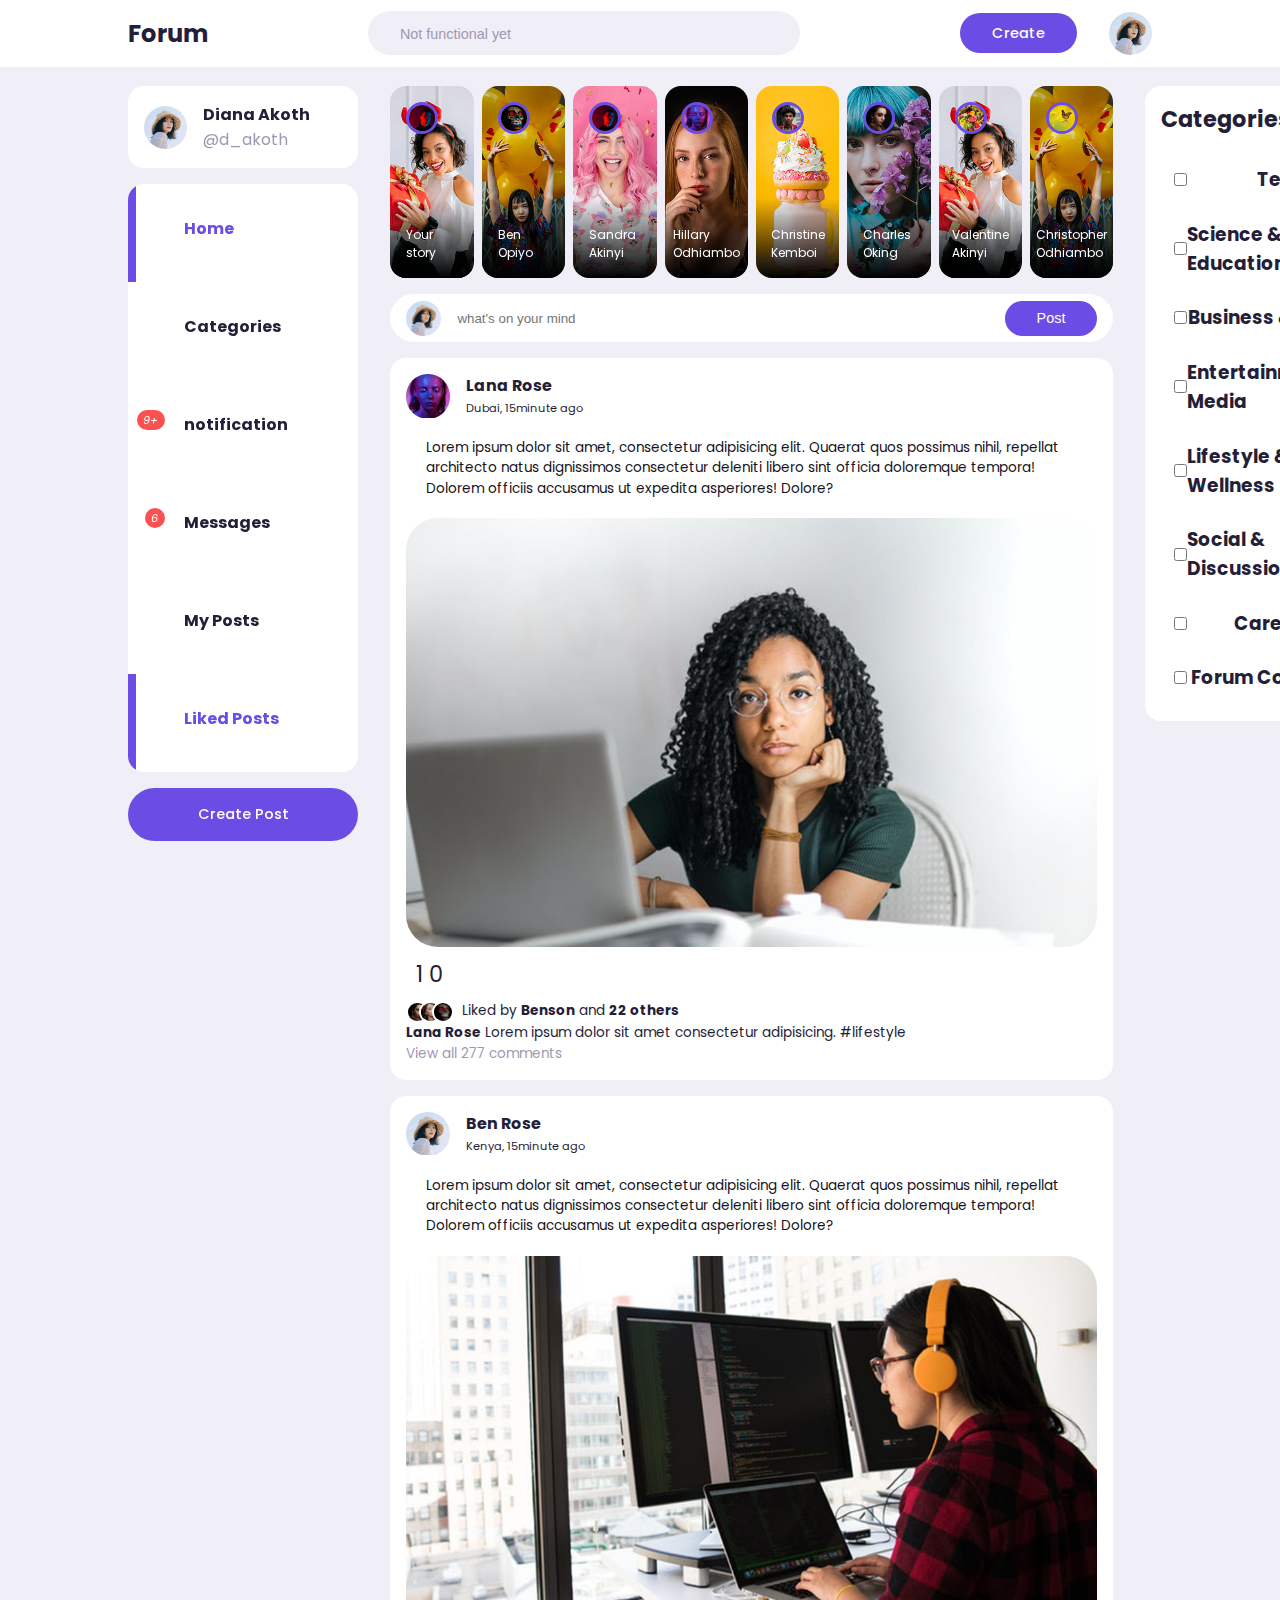
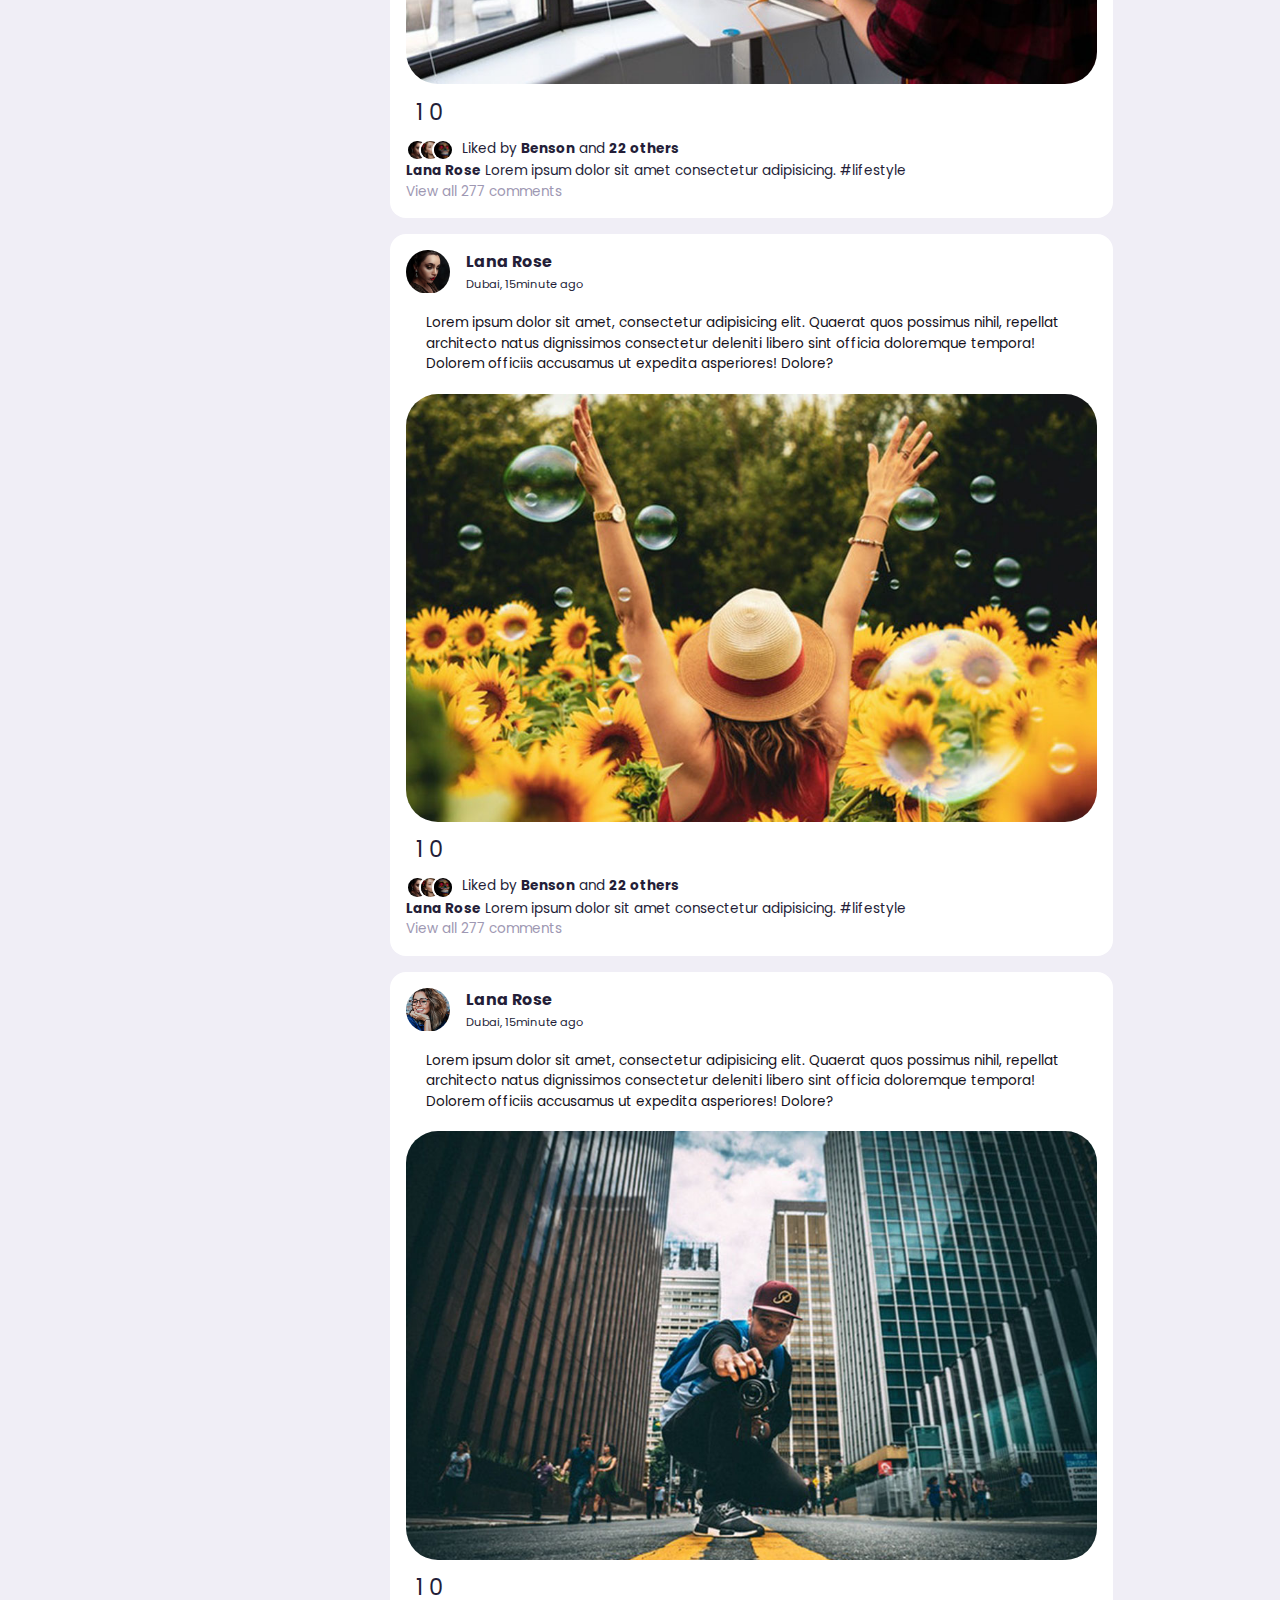
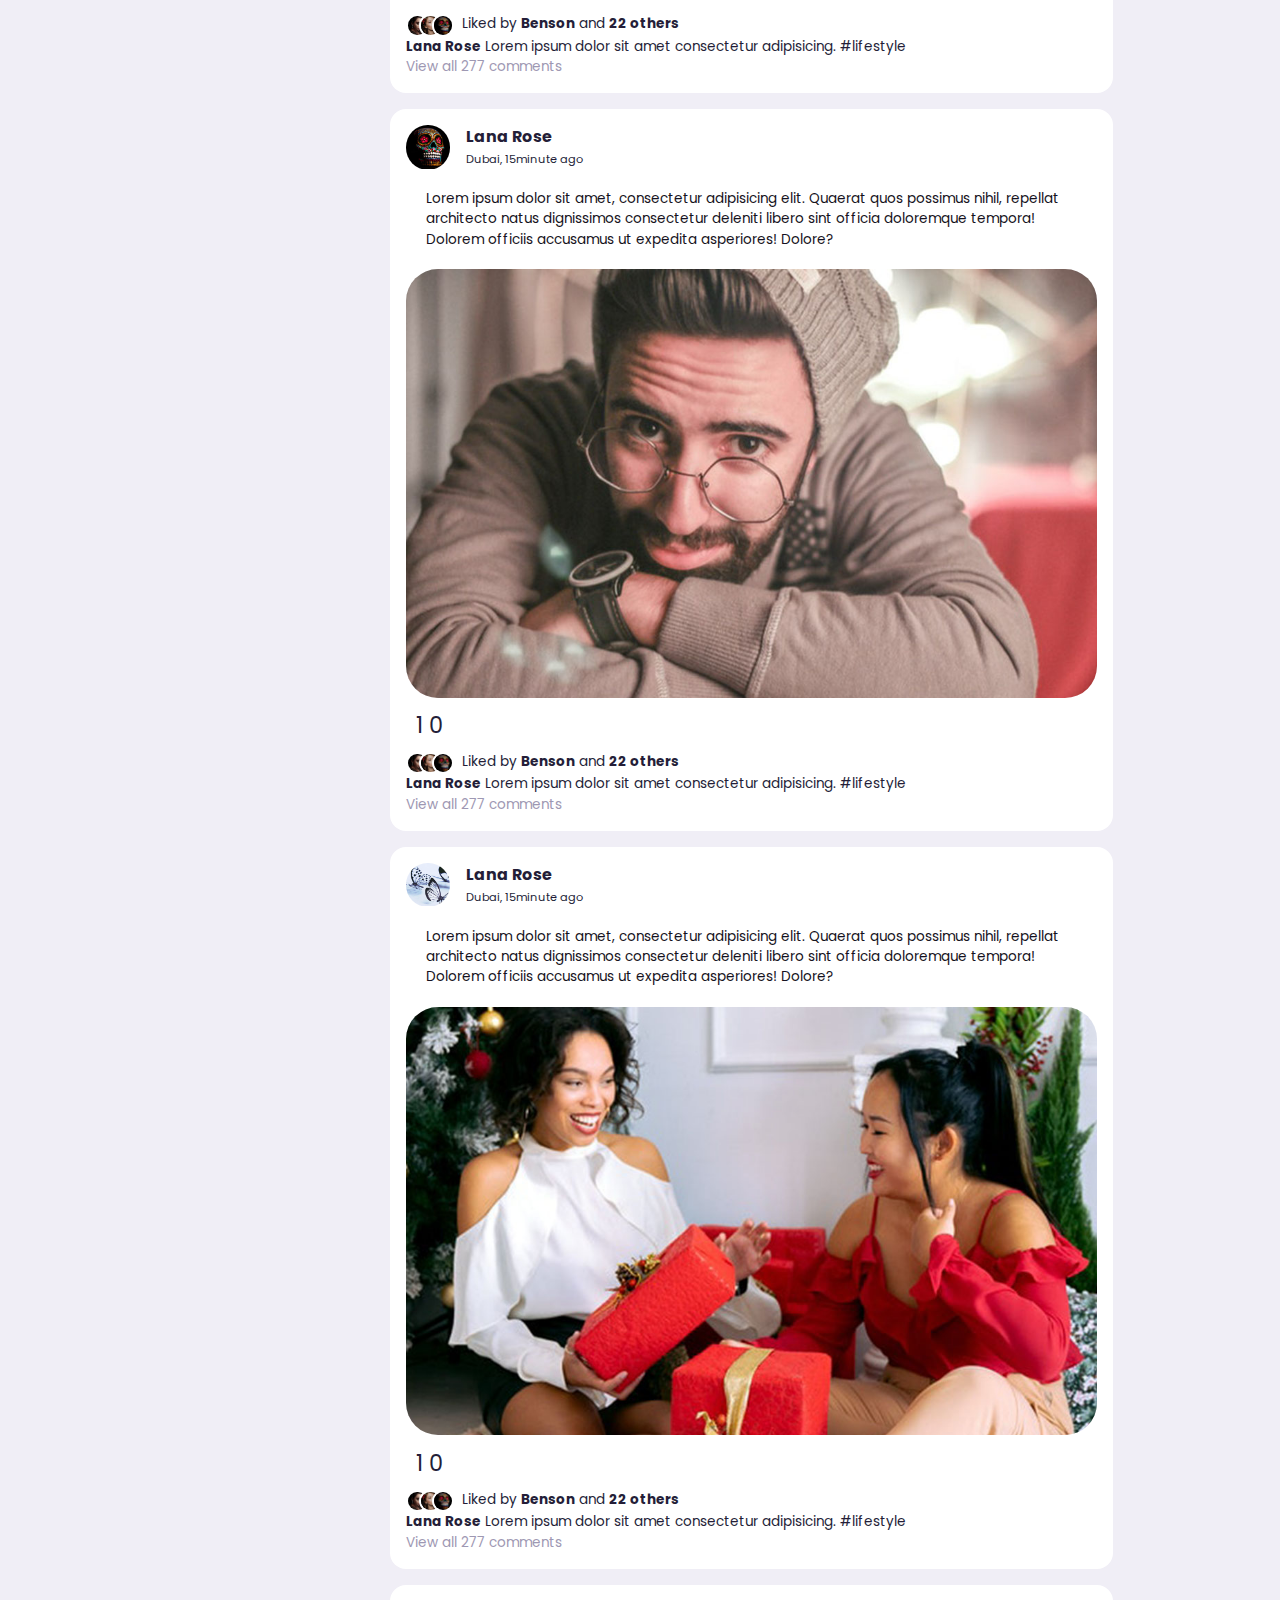
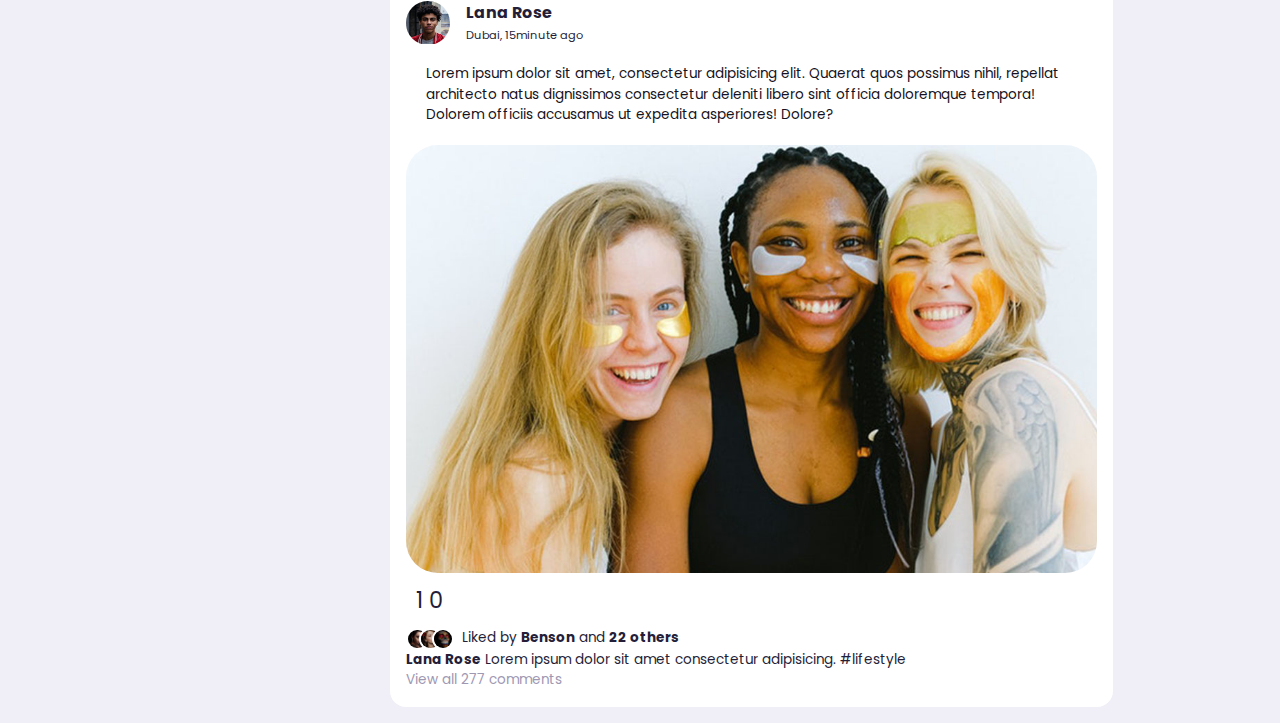
<file: socialMediaWebsite/index.html>
<!DOCTYPE html>
<html lang="en">
<head>
    <meta charset="UTF-8">
    <meta name="viewport" content="width=device-width, initial-scale=1.0">
    <title>Forum</title>
    <link rel="stylesheet" href="./style.css">
    <link rel="stylesheet" href="https://unicons.iconscout.com/release/v2.1.6/css/unicons.css">
</head>
<body>

    <nav>
        <div class="container">
            <h2 class="log">
                Forum
            </h2>
            <div class="search-bar">
                <i class="uil uil-search"></i>
                <input type="search" placeholder="Not functional yet">
            </div>

            <div class="create">
                <label class="btn btn-primary" for="create-post">Create</label>
                <div class="profile-photo">
                    <img src="./images/profile-1.jpg" alt="">
                </div>
            </div>
        </div>
    </nav>
    

    <!----------------------- MAIN ----------------------->
    <main>
        <div class="container">

            <!--====================== LEFT ======================-->
            <div class="left">
                <!------------ PROFILE ------------>
                <a class="profile">
                    <div class="profile-photo">
                        <img src="./images/profile-1.jpg">
                    </div>
                    <div class="handle">
                        <h4>Diana Akoth</h4>
                        <p class="text-muted">
                            @d_akoth
                        </p>
                    </div>
                </a>

                <!------------- SIDEBAR ------------->
                <div class="sidebar">
                    <a class="menu-item active">
                        <span>
                            <i class="uil uil-home"></i>                            
                        </span>
                        <h3>Home</h3>
                    </a>

                    <a class="menu-item">
                        <span><i class="uil uil-apps"></i></span>
                        <h3>Categories</h3>
                    </a>

                    <a class="menu-item" id="notifications">
                        <span><i class="uil uil-bell"><small class="notification-count">9+</small></i></span> 
                        <h3>notification</h3>

                        <!------------------ NOTIFICATION POP-UP ------------------>
                        <div class="notifications-popup">
                            <div>
                                <div class="profile-photo">
                                    <img src="./images/profile-2.jpg" alt="">
                                </div>
                                <div class="notification-body">
                                    <b>Keke Benjamin</b> accepted your friend request
                                    <small class="text-muted">2 DAYS AGO</small>
                                </div>
                            </div>


                            <div>
                                <div class="profile-photo">
                                    <img src="./images/profile-3.jpg" alt="">
                                </div>
                                <div class="notification-body">
                                    <b>Ben Jalang'o</b> accepted your friend request
                                    <small class="text-muted">2 DAYS AGO</small>
                                </div>
                            </div>

                            <div>
                                <div class="profile-photo">
                                    <img src="./images/profile-4.jpg" alt="">
                                </div>
                                <div class="notification-body">
                                    <b>John Doe</b> commented on your post
                                    <small class="text-muted">2 DAYS AGO</small>
                                </div>
                            </div>
                        </div>
                        <!------------------ NOTIFICATION POP-UP END------------------>

                    </a>

                    <a class="menu-item" id="Messages-notifications">                   
                        <span><i class="uil uil-message"><small class="notification-count">6</small></i></span>   
                        <h3>Messages</h3>
                    </a>

                    <a class="menu-item">                   
                        <span><i class="uil uil-pen"></i></span>  
                        <h3>My Posts</h3>  
                    </a>

                    <a class="menu-item active">                     
                        <span><i class="uil uil-thumbs-up"></i></span>
                        <h3>Liked Posts</h3>
                    </a>
                    
                </div>
                <!------------------ END OF SIDEBAR ------------------>

                <label for="create-post" class="btn btn-primary">Create Post</label>
            </div>
            <!--====================== END OF LEFT ======================-->



            <!--====================== MIDDLE ======================-->
            <div class="middle">
                <!------------------- STORIES ------------------->
                <div class="stories">
                    
                    <div class="story">
                        <div class="profile-photo">
                            <img src="./images/profile-8.jpg">
                        </div>
                        <p class="name">Your story</p>
                    </div>

                    <div class="story">
                        <div class="profile-photo">
                            <img src="./images/profile-9.jpg">
                        </div>
                        <p class="name">Ben Opiyo</p>
                    </div>
                    
                    <div class="story">
                        <div class="profile-photo">
                            <img src="./images/profile-8.jpg">
                        </div>
                        <p class="name">Sandra Akinyi</p>
                    </div>
                     
                    <div class="story">
                        <div class="profile-photo">
                            <img src="./images/profile-10.jpg">
                        </div>
                        <p class="name">Hillary Odhiambo</p>
                    </div>
                    
                    <div class="story">
                        <div class="profile-photo">
                            <img src="./images/profile-11.jpg">
                        </div>
                        <p class="name">Christine Kemboi</p>
                    </div>
                    
                    <div class="story">
                        <div class="profile-photo">
                            <img src="./images/profile-12.jpg">
                        </div>
                        <p class="name">Charles Oking</p>
                    </div>
                    
                    <div class="story">
                        <div class="profile-photo">
                            <img src="./images/profile-13.jpg">
                        </div>
                        <p class="name">Valentine Akinyi</p>
                    </div>
                    
                    <div class="story">
                        <div class="profile-photo">
                            <img src="./images/profile-14.jpg">
                        </div>
                        <p class="name">Christopher Odhiambo</p>
                    </div>
                    
                </div>
                <!------------------- END OF STORIES ------------------->


                <!------------------- CREATE POST ------------------->
                <form action="" class="create-post">
                    <div class="profile-photo">
                        <img src="./images/profile-1.jpg">
                    </div>
                    <input type="text" placeholder="what's on your mind" id="create-post">
                    <input type="submit" value="Post" class="btn btn-primary">
                </form>


                <!---------------------- FEEDS ---------------------->
                <div class="feeds">

                    <!---------------------- FEED 1 ---------------------->
                    <div class="feed">
                        <div class="head">
                            <div class="user">
                                <div class="profile-photo">
                                    <img src="images/profile-10.jpg">
                                </div>
                                <div class="info">
                                    <h3>Lana Rose</h3>
                                    <small>Dubai, 15minute ago</small>
                                </div>                                
                            </div>
                            <span class="edit">                                    
                                <i class="uil uil-ellipsis-h"></i>
                            </span>
                        </div>
                        
                        <div class="feed-content">
                            <p>Lorem ipsum dolor sit amet, consectetur adipisicing elit. Quaerat quos possimus nihil, repellat architecto natus dignissimos consectetur deleniti libero sint officia doloremque tempora! Dolorem officiis accusamus ut expedita asperiores! Dolore?</p>
                        </div>

                        <div class="photo">
                            <img src="./images/feed-7.jpg">
                        </div>

                        <div class="action-button">

                            <!------------ LIKES AND DISLIKES ------------>
                            <div class="interaction-buttons">
                                <div class="like"></div>
                                <span><i class="uil uil-thumbs-up"></i></span>
                                <span class="like">1</span>
                                <span><i class="uil uil-thumbs-down"></i></span>
                                <span class="dislike">0</span>                                                                
                            </div>
                            <!------------ END OF LIKES AND DISLIKES ------------>

                            
                            <!------------ COMMENT ------------>
                            <div class="bookmark">
                                <span><i class="uil uil-comment-alt-dots"></i></span>
                                <span><i class="uil uil-bookmark"></i></span>
                            </div>
                        </div>
                            
                        <div class="liked-by">
                            <span><img src="./images/profile-12.jpg"></span>
                            <span><img src="./images/profile-6.jpg"></span>
                            <span><img src="./images/profile-9.jpg"></span>
                            <p>Liked by <b>Benson</b> and <b>22 others</b></p>
                        </div>
                        <div class="caption">
                            <p><b>Lana Rose</b> Lorem ipsum dolor sit amet consectetur adipisicing. <span class="harsh-tag">#lifestyle</span></p>
                        </div>

                        <div class="comments text-muted">
                            View all 277 comments
                        </div>
                        
                    </div>
                    <!---------------------- END OF FEED 1 ---------------------->


                    
                    <!---------------------- FEED 1 ---------------------->
                    <div class="feed">
                        <div class="head">
                            <div class="user">
                                <div class="profile-photo">
                                    <img src="images/profile-1.jpg">
                                </div>
                                <div class="info">
                                    <h3>Ben Rose</h3>
                                    <small>Kenya, 15minute ago</small>
                                </div>                                
                            </div>
                            <span class="edit">                                    
                                <i class="uil uil-ellipsis-h"></i>
                            </span>
                        </div>
                        
                        <div class="feed-content">
                            <p>Lorem ipsum dolor sit amet, consectetur adipisicing elit. Quaerat quos possimus nihil, repellat architecto natus dignissimos consectetur deleniti libero sint officia doloremque tempora! Dolorem officiis accusamus ut expedita asperiores! Dolore?</p>
                        </div>

                        <div class="photo">
                            <img src="./images/feed-6.jpg">
                        </div>

                        <div class="action-button">

                            <!------------ LIKES AND DISLIKES ------------>
                            <div class="interaction-buttons">
                                <div class="like"></div>
                                <span><i class="uil uil-thumbs-up"></i></span>
                                <span class="like">1</span>
                                <span><i class="uil uil-thumbs-down"></i></span>
                                <span class="dislike">0</span>                                                                
                            </div>
                            <!------------ END OF LIKES AND DISLIKES ------------>

                            
                            <!------------ COMMENT ------------>
                            <div class="bookmark">
                                <span><i class="uil uil-comment-alt-dots"></i></span>
                                <span><i class="uil uil-bookmark"></i></span>
                            </div>
                        </div>
                            
                        <div class="liked-by">
                            <span><img src="./images/profile-12.jpg"></span>
                            <span><img src="./images/profile-6.jpg"></span>
                            <span><img src="./images/profile-9.jpg"></span>
                            <p>Liked by <b>Benson</b> and <b>22 others</b></p>
                        </div>
                        <div class="caption">
                            <p><b>Lana Rose</b> Lorem ipsum dolor sit amet consectetur adipisicing. <span class="harsh-tag">#lifestyle</span></p>
                        </div>

                        <div class="comments text-muted">
                            View all 277 comments
                        </div>
                        
                    </div>
                    <!---------------------- END OF FEED 1 ---------------------->


                    
                    <!---------------------- FEED 1 ---------------------->
                    <div class="feed">
                        <div class="head">
                            <div class="user">
                                <div class="profile-photo">
                                    <img src="images/profile-12.jpg">
                                </div>
                                <div class="info">
                                    <h3>Lana Rose</h3>
                                    <small>Dubai, 15minute ago</small>
                                </div>                                
                            </div>
                            <span class="edit">                                    
                                <i class="uil uil-ellipsis-h"></i>
                            </span>
                        </div>
                        
                        <div class="feed-content">
                            <p>Lorem ipsum dolor sit amet, consectetur adipisicing elit. Quaerat quos possimus nihil, repellat architecto natus dignissimos consectetur deleniti libero sint officia doloremque tempora! Dolorem officiis accusamus ut expedita asperiores! Dolore?</p>
                        </div>

                        <div class="photo">
                            <img src="./images/feed-3.jpg">
                        </div>

                        <div class="action-button">

                            <!------------ LIKES AND DISLIKES ------------>
                            <div class="interaction-buttons">
                                <div class="like"></div>
                                <span><i class="uil uil-thumbs-up"></i></span>
                                <span class="like">1</span>
                                <span><i class="uil uil-thumbs-down"></i></span>
                                <span class="dislike">0</span>                                                                
                            </div>
                            <!------------ END OF LIKES AND DISLIKES ------------>

                            
                            <!------------ COMMENT ------------>
                            <div class="bookmark">
                                <span><i class="uil uil-comment-alt-dots"></i></span>
                                <span><i class="uil uil-bookmark"></i></span>
                            </div>
                        </div>
                            
                        <div class="liked-by">
                            <span><img src="./images/profile-12.jpg"></span>
                            <span><img src="./images/profile-6.jpg"></span>
                            <span><img src="./images/profile-9.jpg"></span>
                            <p>Liked by <b>Benson</b> and <b>22 others</b></p>
                        </div>
                        <div class="caption">
                            <p><b>Lana Rose</b> Lorem ipsum dolor sit amet consectetur adipisicing. <span class="harsh-tag">#lifestyle</span></p>
                        </div>

                        <div class="comments text-muted">
                            View all 277 comments
                        </div>
                        
                    </div>
                    <!---------------------- END OF FEED 1 ---------------------->


                    
                    <!---------------------- FEED 1 ---------------------->
                    <div class="feed">
                        <div class="head">
                            <div class="user">
                                <div class="profile-photo">
                                    <img src="images/profile-4.jpg">
                                </div>
                                <div class="info">
                                    <h3>Lana Rose</h3>
                                    <small>Dubai, 15minute ago</small>
                                </div>                                
                            </div>
                            <span class="edit">                                    
                                <i class="uil uil-ellipsis-h"></i>
                            </span>
                        </div>
                        
                        <div class="feed-content">
                            <p>Lorem ipsum dolor sit amet, consectetur adipisicing elit. Quaerat quos possimus nihil, repellat architecto natus dignissimos consectetur deleniti libero sint officia doloremque tempora! Dolorem officiis accusamus ut expedita asperiores! Dolore?</p>
                        </div>

                        <div class="photo">
                            <img src="./images/feed-5.jpg">
                        </div>

                        <div class="action-button">

                            <!------------ LIKES AND DISLIKES ------------>
                            <div class="interaction-buttons">
                                <div class="like"></div>
                                <span><i class="uil uil-thumbs-up"></i></span>
                                <span class="like">1</span>
                                <span><i class="uil uil-thumbs-down"></i></span>
                                <span class="dislike">0</span>                                                                
                            </div>
                            <!------------ END OF LIKES AND DISLIKES ------------>

                            
                            <!------------ COMMENT ------------>
                            <div class="bookmark">
                                <span><i class="uil uil-comment-alt-dots"></i></span>
                                <span><i class="uil uil-bookmark"></i></span>
                            </div>
                        </div>
                            
                        <div class="liked-by">
                            <span><img src="./images/profile-12.jpg"></span>
                            <span><img src="./images/profile-6.jpg"></span>
                            <span><img src="./images/profile-9.jpg"></span>
                            <p>Liked by <b>Benson</b> and <b>22 others</b></p>
                        </div>
                        <div class="caption">
                            <p><b>Lana Rose</b> Lorem ipsum dolor sit amet consectetur adipisicing. <span class="harsh-tag">#lifestyle</span></p>
                        </div>

                        <div class="comments text-muted">
                            View all 277 comments
                        </div>
                        
                    </div>
                    <!---------------------- END OF FEED 1 ---------------------->


                    
                    <!---------------------- FEED 1 ---------------------->
                    <div class="feed">
                        <div class="head">
                            <div class="user">
                                <div class="profile-photo">
                                    <img src="images/profile-9.jpg">
                                </div>
                                <div class="info">
                                    <h3>Lana Rose</h3>
                                    <small>Dubai, 15minute ago</small>
                                </div>                                
                            </div>
                            <span class="edit">                                    
                                <i class="uil uil-ellipsis-h"></i>
                            </span>
                        </div>
                        
                        <div class="feed-content">
                            <p>Lorem ipsum dolor sit amet, consectetur adipisicing elit. Quaerat quos possimus nihil, repellat architecto natus dignissimos consectetur deleniti libero sint officia doloremque tempora! Dolorem officiis accusamus ut expedita asperiores! Dolore?</p>
                        </div>

                        <div class="photo">
                            <img src="./images/feed-2.jpg">
                        </div>

                        <div class="action-button">

                            <!------------ LIKES AND DISLIKES ------------>
                            <div class="interaction-buttons">
                                <div class="like"></div>
                                <span><i class="uil uil-thumbs-up"></i></span>
                                <span class="like">1</span>
                                <span><i class="uil uil-thumbs-down"></i></span>
                                <span class="dislike">0</span>                                                                
                            </div>
                            <!------------ END OF LIKES AND DISLIKES ------------>

                            
                            <!------------ COMMENT ------------>
                            <div class="bookmark">
                                <span><i class="uil uil-comment-alt-dots"></i></span>
                                <span><i class="uil uil-bookmark"></i></span>
                            </div>
                        </div>
                            
                        <div class="liked-by">
                            <span><img src="./images/profile-12.jpg"></span>
                            <span><img src="./images/profile-6.jpg"></span>
                            <span><img src="./images/profile-9.jpg"></span>
                            <p>Liked by <b>Benson</b> and <b>22 others</b></p>
                        </div>
                        <div class="caption">
                            <p><b>Lana Rose</b> Lorem ipsum dolor sit amet consectetur adipisicing. <span class="harsh-tag">#lifestyle</span></p>
                        </div>

                        <div class="comments text-muted">
                            View all 277 comments
                        </div>
                        
                    </div>
                    <!---------------------- END OF FEED 1 ---------------------->


                    
                    <!---------------------- FEED 1 ---------------------->
                    <div class="feed">
                        <div class="head">
                            <div class="user">
                                <div class="profile-photo">
                                    <img src="images/profile-2.jpg">
                                </div>
                                <div class="info">
                                    <h3>Lana Rose</h3>
                                    <small>Dubai, 15minute ago</small>
                                </div>                                
                            </div>
                            <span class="edit">                                    
                                <i class="uil uil-ellipsis-h"></i>
                            </span>
                        </div>
                        
                        <div class="feed-content">
                            <p>Lorem ipsum dolor sit amet, consectetur adipisicing elit. Quaerat quos possimus nihil, repellat architecto natus dignissimos consectetur deleniti libero sint officia doloremque tempora! Dolorem officiis accusamus ut expedita asperiores! Dolore?</p>
                        </div>

                        <div class="photo">
                            <img src="./images/feed-1.jpg">
                        </div>

                        <div class="action-button">

                            <!------------ LIKES AND DISLIKES ------------>
                            <div class="interaction-buttons">
                                <div class="like"></div>
                                <span><i class="uil uil-thumbs-up"></i></span>
                                <span class="like">1</span>
                                <span><i class="uil uil-thumbs-down"></i></span>
                                <span class="dislike">0</span>                                                                
                            </div>
                            <!------------ END OF LIKES AND DISLIKES ------------>

                            
                            <!------------ COMMENT ------------>
                            <div class="bookmark">
                                <span><i class="uil uil-comment-alt-dots"></i></span>
                                <span><i class="uil uil-bookmark"></i></span>
                            </div>
                        </div>
                            
                        <div class="liked-by">
                            <span><img src="./images/profile-12.jpg"></span>
                            <span><img src="./images/profile-6.jpg"></span>
                            <span><img src="./images/profile-9.jpg"></span>
                            <p>Liked by <b>Benson</b> and <b>22 others</b></p>
                        </div>
                        <div class="caption">
                            <p><b>Lana Rose</b> Lorem ipsum dolor sit amet consectetur adipisicing. <span class="harsh-tag">#lifestyle</span></p>
                        </div>

                        <div class="comments text-muted">
                            View all 277 comments
                        </div>
                        
                    </div>
                    <!---------------------- END OF FEED 1 ---------------------->


                    
                    <!---------------------- FEED 1 ---------------------->
                    <div class="feed">
                        <div class="head">
                            <div class="user">
                                <div class="profile-photo">
                                    <img src="images/profile-11.jpg">
                                </div>
                                <div class="info">
                                    <h3>Lana Rose</h3>
                                    <small>Dubai, 15minute ago</small>
                                </div>                                
                            </div>
                            <span class="edit">                                    
                                <i class="uil uil-ellipsis-h"></i>
                            </span>
                        </div>
                        
                        <div class="feed-content">
                            <p>Lorem ipsum dolor sit amet, consectetur adipisicing elit. Quaerat quos possimus nihil, repellat architecto natus dignissimos consectetur deleniti libero sint officia doloremque tempora! Dolorem officiis accusamus ut expedita asperiores! Dolore?</p>
                        </div>

                        <div class="photo">
                            <img src="./images/feed-4.jpg">
                        </div>

                        <div class="action-button">

                            <!------------ LIKES AND DISLIKES ------------>
                            <div class="interaction-buttons">
                                <div class="like"></div>
                                <span><i class="uil uil-thumbs-up"></i></span>
                                <span class="like">1</span>
                                <span><i class="uil uil-thumbs-down"></i></span>
                                <span class="dislike">0</span>                                                                
                            </div>
                            <!------------ END OF LIKES AND DISLIKES ------------>

                            
                            <!------------ COMMENT ------------>
                            <div class="bookmark">
                                <span><i class="uil uil-comment-alt-dots"></i></span>
                                <span><i class="uil uil-bookmark"></i></span>
                            </div>
                        </div>
                            
                        <div class="liked-by">
                            <span><img src="./images/profile-12.jpg"></span>
                            <span><img src="./images/profile-6.jpg"></span>
                            <span><img src="./images/profile-9.jpg"></span>
                            <p>Liked by <b>Benson</b> and <b>22 others</b></p>
                        </div>
                        <div class="caption">
                            <p><b>Lana Rose</b> Lorem ipsum dolor sit amet consectetur adipisicing. <span class="harsh-tag">#lifestyle</span></p>
                        </div>

                        <div class="comments text-muted">
                            View all 277 comments
                        </div>
                        
                    </div>
                    <!---------------------- END OF FEED 1 ---------------------->

                </div>
                <!---------------------- END OF FEEDS ---------------------->
                
            </div>


            <!--====================== RIGHT ======================-->
            <div class="right">

                <div class="categories">
                    <div class="heading">
                        <h4>Categories</h4><i class="uil uil-clipboard-alt"></i>
                    </div>

                    <!---------------------- Categories ---------------------->
                    <div class="category">  
                        <div>
                            <input type="checkbox" value="Technology"><h5>Technology</h5>
                        </div>

                        <div>
                            <input type="checkbox" value="Science & Education"><h5>Science & Education</h5>
                        </div>                        
                        
                        <div>
                            <input type="checkbox" value=""><h5>Business & Finance</h5>
                        </div>
                        
                        <div>
                            <input type="checkbox" value=""><h5>Entertainment & Media</h5>
                        </div>
                        
                        <div>
                            <input type="checkbox" value=""><h5>Lifestyle & Wellness</h5>
                        </div>
                        
                        <div>
                            <input type="checkbox" value=""><h5>Social & Discussions</h5>
                        </div>
                        
                        <div>
                            <input type="checkbox" value=""><h5>Career & Skills</h5>
                        </div>
                        
                        <div>
                            <input type="checkbox" value=""><h5>Forum Community</h5>
                        </div>                        
                    </div>
                </div>
                
            </div>
        </div>
    </main>
</body>
</html>
</file>
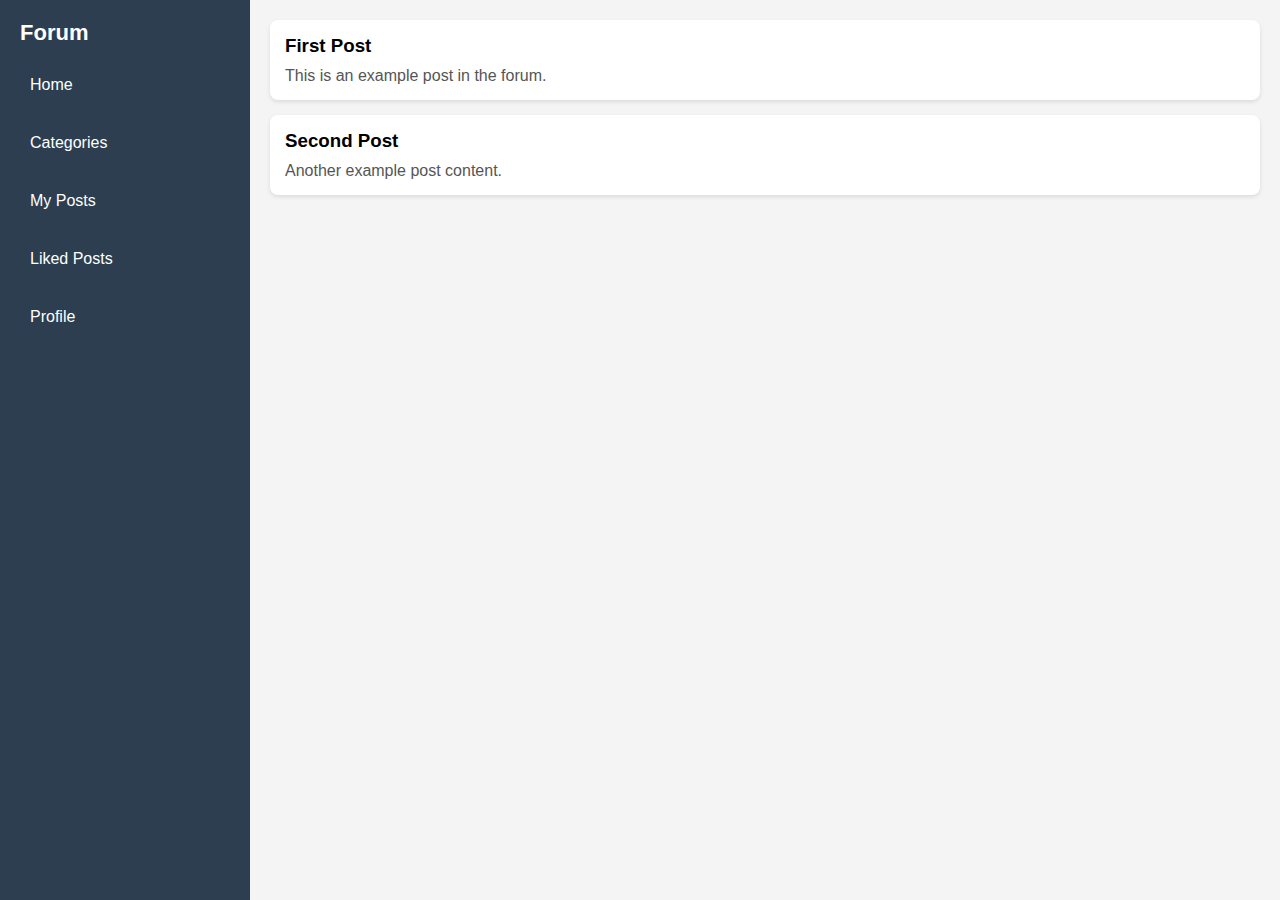
<file: test.html>
<!DOCTYPE html>
<html lang="en">
<head>
    <meta charset="UTF-8">
    <meta name="viewport" content="width=device-width, initial-scale=1.0">
    <title>Forum Landing Page</title>
    <style>
        * {
            margin: 0;
            padding: 0;
            box-sizing: border-box;
            font-family: Arial, sans-serif;
        }
        body {
            display: flex;
            height: 100vh;
            background: #f4f4f4;
        }
        .sidebar {
            width: 250px;
            background: #2c3e50;
            color: white;
            padding: 20px;
            display: flex;
            flex-direction: column;
            gap: 20px;
        }
        .sidebar h2 {
            font-size: 22px;
        }
        .sidebar a {
            color: white;
            text-decoration: none;
            padding: 10px;
            display: block;
            border-radius: 5px;
        }
        .sidebar a:hover {
            background: #34495e;
        }
        .dropdown {
            display: none;
            flex-direction: column;
            background: #34495e;
            border-radius: 5px;
            margin-left: 20px;
            margin-top: 5px;
        }
        .dropdown a {
            padding: 10px;
            text-decoration: none;
            color: white;
        }
        .dropdown a:hover {
            background: #2c3e50;
        }
        .feed {
            flex-grow: 1;
            padding: 20px;
            overflow-y: auto;
        }
        .post {
            background: white;
            padding: 15px;
            margin-bottom: 15px;
            border-radius: 8px;
            box-shadow: 0 2px 4px rgba(0, 0, 0, 0.1);
        }
        .post h3 {
            margin-bottom: 10px;
        }
        .post p {
            color: #555;
        }
        @media (max-width: 768px) {
            body {
                flex-direction: column;
            }
            .sidebar {
                width: 100%;
                text-align: center;
            }
        }
    </style>
    <script>
        function toggleDropdown() {
            var dropdown = document.getElementById("categoriesDropdown");
            if (dropdown.style.display === "none" || dropdown.style.display === "") {
                dropdown.style.display = "flex";
            } else {
                dropdown.style.display = "none";
            }
        }
    </script>
</head>
<body>
    <div class="sidebar">
        <h2>Forum</h2>
        <a href="#">Home</a>
        <a href="#" onclick="toggleDropdown()">Categories</a>
        <div class="dropdown" id="categoriesDropdown">
            <a href="#">&#8627; Technology</a>
            <a href="#">&#8627; Science</a>
            <a href="#">&#8627; Entertainment</a>
            <a href="#">&#8627; Sports</a>
        </div>
        <a href="#">My Posts</a>
        <a href="#">Liked Posts</a>
        <a href="#">Profile</a>
    </div>
    <div class="feed">
        <div class="post">
            <h3>First Post</h3>
            <p>This is an example post in the forum.</p>
        </div>
        <div class="post">
            <h3>Second Post</h3>
            <p>Another example post content.</p>
        </div>
    </div>
</body>
</html>
</file>
<file: socialMediaWebsite/style.css>
@import url('https://fonts.googleapis.com/css2?family=Poppins:ital,wght@0,100;0,200;0,300;0,400;0,500;0,600;0,700;0,800;0,900;1,100;1,200;1,300;1,400;1,500;1,600;1,700;1,800;1,900&display=swap');


:root{
    --color-white: hsl(252, 30%, 100%);
    --color-light: hsl(252,30%, 95%);
    --color-gray: hsl(252,15%, 65%);
    --color-primary: hsl(252,75%, 60%);
    --color-secondary: hsl(252,100%, 90%);
    --color-success: hsl(120,95%, 65%);
    --color-danger: hsl(0, 95%, 65%);
    --color-dark: hsl(252,30%, 17%);
    --color-black: hsl(252,30%, 10%);

    --border-radius: 2rem;
    --card-border-radius: 1rem;
    --btn-padding: 0.6rem 2rem;
    --search-padding: 0.6rem 1rem;
    --card-padding: 1rem;

    --sticky-top-left: 5.4rem;
    --sticky-top-right: -18rem;
}


*, *::before, ::after{
    margin: 0;
    padding: 0;
    outline: 0;
    box-sizing: border-box;
    text-decoration: none;
    list-style: none;
    border: none;
}

body{
    font-family: "Poppins",sans-serif;
    color: var(--color-dark);
    background: var(--color-light);
    overflow-x: hidden;
}

/* GENERAL STYLES */
.container{
    width: 80%;
    margin: 0 auto;
}

.profile-photo{
    width: 2.7rem;
    aspect-ratio: 1/1;
    border-radius: 50%;
    overflow: hidden;
}

img{
    display: block;
    width: 100%;
}

.btn{
    display: inline-block;
    padding: var(--btn-padding);
    font-weight: 500;
    border-radius: var(--border-radius);
    cursor: pointer;
    transition: all 300ms ease;
    font-size: 0.9rem;
}

.btn:hover{
    opacity: 0.8;
}

.btn-primary{
    background: var(--color-primary);
    color: white;
}

.text-bold{
    font-weight: 500;
}

.text-muted{
    color: var(--color-gray);
}

/* ========= NAVBAR ========= */
nav{
    width: 100%;
    background: white;
    padding: 0.7rem 0;
    position: fixed;
    top: 0;
    z-index: 10;
}

nav .container{
    display: flex;
    align-items: center;
    justify-content: space-between;
}

nav .search-bar{
    background: var(--color-light);
    border-radius: var(--border-radius);
    padding: var(--search-padding);
}

nav .search-bar input[type="search"]{
    background: transparent;
    width: 30vw;
    margin-left: 1rem;
    font-size: 0.9rem;
    color: var(--color-dark);

}

nav .search-bar input[type="search"]::placeholder{
    color: var(--color-gray);
}


nav .create{
    display: flex;
    align-items: center;
    gap: 2rem;
}


/* ==================== MAIN ==================== */

main{
    position: relative;
    top: 5.4rem;
}

main .container{
    display: grid;
    grid-template-columns: 18vw auto 20vw;
    column-gap: 2rem;
    position: relative;
}

/* ==================== LEFT ==================== */

main .container .left{
    height: max-content;
    position: sticky;
    top: var(--sticky-top-left);
}

main .container .left .profile{
    padding: var(--card-padding);
    background: var(--color-white);
    border-radius: var(--card-border-radius);
    display: flex;
    align-items: center;
    column-gap: 1rem;
    width: 100%;
}

/* ---------------- SIDEBAR ---------------- */
.left .sidebar{
    margin-top: 1rem;
    background: var(--color-white);
    border-radius: var(--card-border-radius);
}

.left .sidebar .menu-item{
    display: flex;
    cursor: pointer;
    transition: all 300ms ease;
    position: relative;
}

.left .sidebar .menu-item h3, .left .sidebar .menu-item span{
    padding-top: 2rem;
    padding-bottom: 2rem;
}

.left .sidebar .menu-item:hover{
    background: var(--color-light);
}

.left .sidebar i{
    font-size: 1.4rem;
    color: var(--color-gray);
    margin-left: 2rem;
    position: relative;
}

.left .sidebar i .notification-count{
    background: var(--color-danger);
    color: white;
    font-size: 0.7rem;
    width: fit-content;
    border-radius: 0.8rem;
    padding: 0.1rem 0.4rem;
    position: absolute;
    top: -0.2rem;
    right: -0.3rem;
}

.left .sidebar h3{
    margin-left: 1.5rem;
    font-size: 1rem;
}

.left .search-bar .active{
    background: var(--color-light);
}

.left .search-bar .active i, .left .sidebar .active h3{
    color: var(--color-primary);
}

.left .sidebar .active::before{
    content: "";
    display: block;
    width: 0.5rem;
    height: 100%;
    position: absolute;
    background: var(--color-primary);
} 

.left .sidebar .menu-item:first-child.active{
    border-top-left-radius: var(--card-border-radius);
    overflow: hidden;
}

.left .sidebar .menu-item:last-child.active{
    border-bottom-left-radius: var(--card-border-radius);
    overflow: hidden;
}

.left .btn{
    margin-top: 1rem;
    width: 100%;
    text-align: center;
    padding: 1rem 0;
}

/* ----------------- NOTIFICATION POPUP ----------------- */
.left .notifications-popup{
    position: absolute;
    top: 0;
    left: 110%;
    width: 30rem;
    background: var(--color-white);
    border-radius: var(--card-border-radius);
    padding: var(--card-padding);
    box-shadow: 0 0 2rem hsl(var(--color-primary), 75%, 60% 25%);
    z-index: 8;
    display: none;
}

.left .notifications-popup::before{
    content: "";
    width: 1.2rem;
    height: 1.2rem;
    display: block;
    background: var(--color-white);
    position: absolute;
    left: -0.6rem;
    transform: rotate(45deg);
}

.left .notifications-popup > div{
    display: flex;
    align-items: start;
    gap: 1rem;
    margin-bottom: 1rem;
}

.left .notifications-popup small{
    display: block;
}


/* ==================== MIDDLE ==================== */
.middle .stories{
    display: flex;
    justify-content: space-between;
    height: 12rem;
    gap: 0.5rem;
}

.middle .stories .story{
    padding: var(--card-padding);
    border-radius: var(--card-border-radius);
    display: flex;
    flex-direction: column;
    justify-content: space-between;
    align-items: center;
    color: white;
    font-size: 0.75rem;
    width: 100%;
    position: relative;
    overflow: hidden;
}

.middle .stories .story::before{
    content: "";
    display: block;
    width: 100%;
    height: 5rem;
    background: linear-gradient(transparent, rgba(0, 0, 0.75));
    position: absolute;
    bottom: 0;
}

.middle .stories .story .name{
    z-index: 2;
}

.middle .stories .story:nth-child(1){
    background: url("./images/story-1.jpg") no-repeat center center/cover;
}

.middle .stories .story:nth-child(2){
    background: url("./images/story-2.jpg") no-repeat center center/cover;
}

.middle .stories .story:nth-child(3){
    background: url("./images/story-3.jpg") no-repeat center center/cover;
}

.middle .stories .story:nth-child(4){
    background: url("./images/story-4.jpg") no-repeat center center/cover;
}

.middle .stories .story:nth-child(5){
    background: url("./images/story-5.jpg") no-repeat center center/cover;
}

.middle .stories .story:nth-child(6){
    background: url("./images/story-6.jpg") no-repeat center center/cover;
}

.middle .stories .story:nth-child(7){
    background: url("./images/story-1.jpg") no-repeat center center/cover;
}

.middle .stories .story:nth-child(8){
    background: url("./images/story-2.jpg") no-repeat center center/cover;
}

.middle .stories .story:nth-child(9){
    background: url("./images/story-3.jpg") no-repeat center center/cover;
}

.middle .stories .story:nth-child(10){
    background: url("./images/story-4.jpg") no-repeat center center/cover;
}

.middle .stories .story:nth-child(11){
    background: url("./images/story-5.jpg") no-repeat center center/cover;
}

.middle .stories .story:nth-child(12){
    background: url("./images/story-6.jpg") no-repeat center center/cover;
}

.middle .stories .story:nth-child(13){
    background: url("./images/story-1.jpg") no-repeat center center/cover;
}

.middle .stories .story:nth-child(14){
    background: url("./images/story-2.jpg") no-repeat center center/cover;
}

.middle .story .profile-photo{
    width: 2rem;
    height: 2rem;
    align-self: start;
    border:  3px solid var(--color-primary);
}


/* ------------------- CREATE POST ------------------- */
.middle .create-post {
    width: 100%;
    display: flex;
    align-items: center;
    justify-content: space-between;
    margin-top: 1rem;
    background: var(--color-white);
    padding:  0.4rem var(--card-padding);
    border-radius: var(--border-radius);
}

.middle .create-post input[type="text"]{
    justify-self: start;
    width: 100%;
    padding-left: 1rem;
    background: transparent;
    color: var(--color-dark);
}

.middle .feeds .feed{
    background: var(--color-white);
    border-radius: var(--card-border-radius);
    padding: var(--card-padding);
    margin: 1rem 0;
    font-size: 0.85rem;
    line-height: 1.5;
}

.middle .feeds .head{
    display: flex;
    justify-content: space-between;
}

.middle .feed .user{
    display: flex;
    gap: 1rem;
}

.middle .feed .photo{
    border-radius: var(--border-radius);
    overflow: hidden;
    margin: 0.7rem 0;
}

.middle .feed .action-button{
    display: flex;
    justify-content: space-between;
    align-items: center;
    font-size: 1.4rem;
    margin: 0.6rem;
}

.middle .liked-by{
    display: flex;
}

.middle .liked-by span{
    width: 1.4rem;
    height: 1.4rem;
    display: block;
    border-radius: 50%;
    overflow: hidden;
    border: 2px solid var(--color-white);
    margin-left: -0.6rem;
}

.middle .liked-by span:first-child{
    margin: 0;
}

.middle .liked-by p{
    margin-left: 0.5rem;
}

.middle .feed-content{
    margin: 1.2rem;
    color: var(--color-black);
}

main .container .right{
    height: max-content;
    position: sticky;
    top: var(--sticky-top-right);
    bottom: 0;
}

.right .heading{
    display: flex;
    justify-content: space-between;
    align-items: center;
    margin-bottom: 1rem;
}

.right .category div{
    display: flex;
    align-items: center;
    justify-content: space-between;
    padding: 0.8rem;
}

.right .category div input{
    cursor: pointer;
    color: var(--color-primary);
}

.right .categories{
    display: flex;
    flex-direction: column;
    background: var(--color-white);
    padding: var(--card-padding);
    border-radius: var(--card-border-radius);
    font-size: 1.4rem;
    height: max-content;
}
</file>
